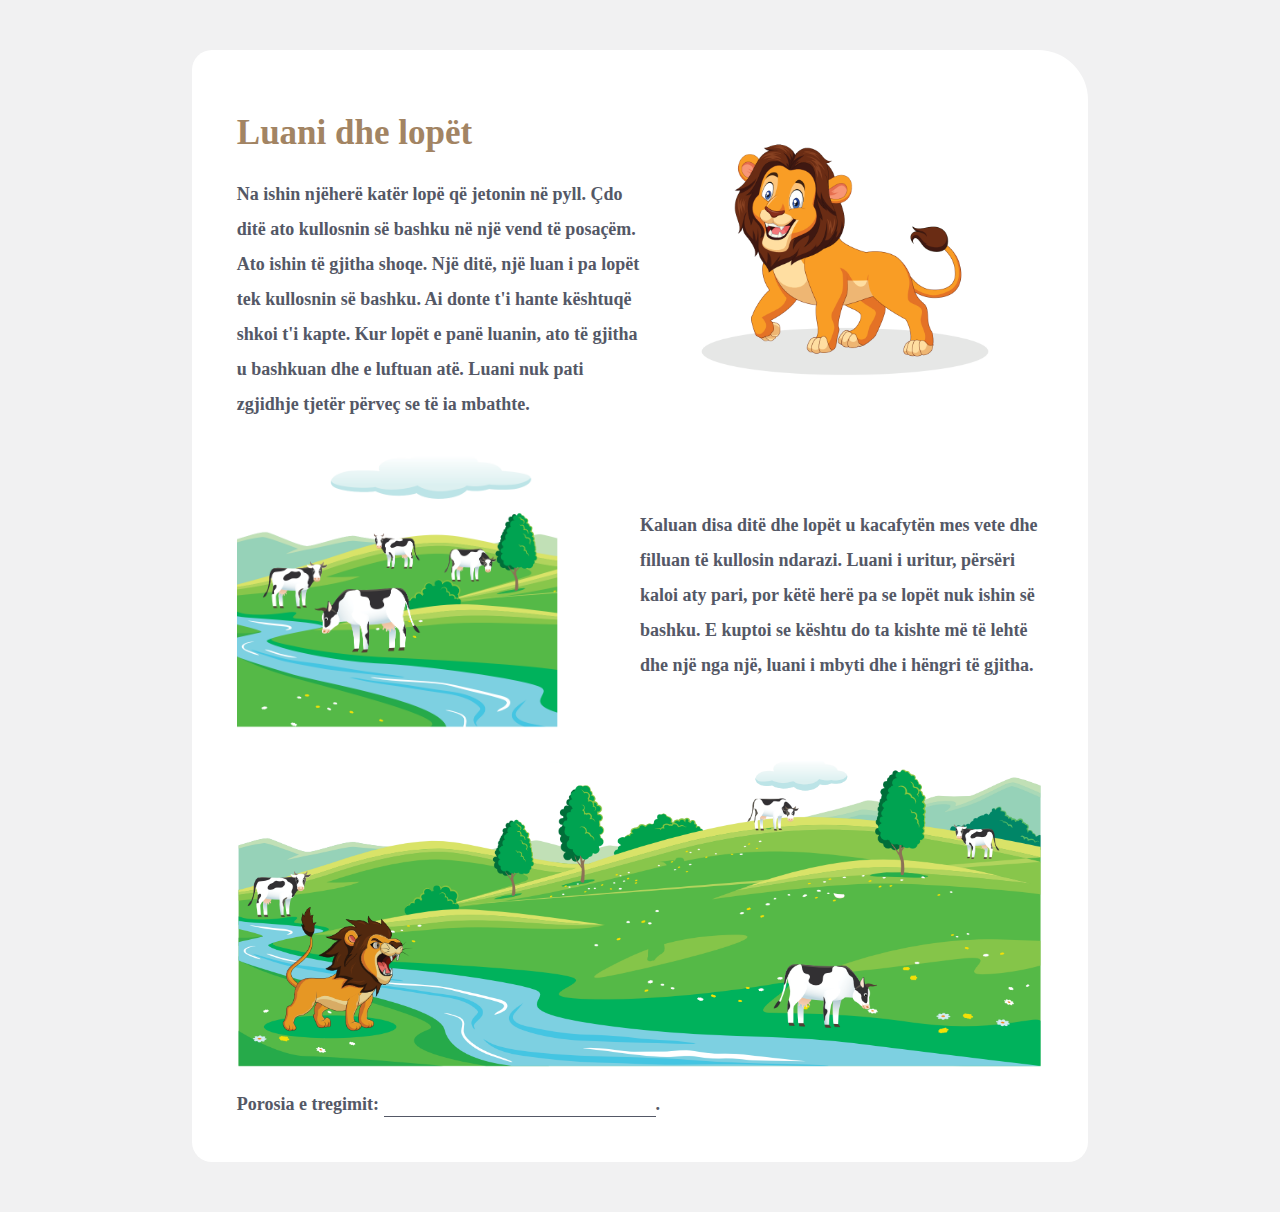
<file: K 4/sesioni 2 done/index.html>
<html>
  <head>
    <meta name="viewport" content="width=device-width, initial-scale=1.0" />
    <link rel="stylesheet" href="styles/style.css" />
  </head>
  <body>
    <div class="main">
      <div class="gameArea">
        <div class="first storyHolder">
          <div class="story">
            <h1>Luani dhe lopët</h1>
            <p>
              Na ishin njëherë katër lopë që jetonin në pyll. Çdo ditë ato
              kullosnin së bashku në një vend të posaçëm. Ato ishin të gjitha
              shoqe. Një ditë, një luan i pa lopët tek kullosnin së bashku. Ai
              donte t'i hante kështuqë shkoi t'i kapte. Kur lopët e panë luanin,
              ato të gjitha u bashkuan dhe e luftuan atë. Luani nuk pati
              zgjidhje tjetër përveç se të ia mbathte.
            </p>
          </div>
          <div class="image">
            <img src="images/lion.PNG" />
          </div>
        </div>
        <div class="second storyHolder">
          <div class="story">
            <p>
              Kaluan disa ditë dhe lopët u kacafytën mes vete dhe filluan të
              kullosin ndarazi. Luani i uritur, përsëri kaloi aty pari, por këtë
              herë pa se lopët nuk ishin së bashku. E kuptoi se kështu do ta
              kishte më të lehtë dhe një nga një, luani i mbyti dhe i hëngri të
              gjitha.
            </p>
          </div>
          <div class="image">
            <img src="images/field.PNG" />
          </div>
        </div>
        <div class="storyHolder third">
          <img src="images/lionEatsCows.PNG" />
          <p>
            Porosia e tregimit: <input type="text" maxlength="20" id="ans" />.
          </p>
        </div>
      </div>
    </div>
    <script src="Game.js"></script>
  </body>
</html>
</file>
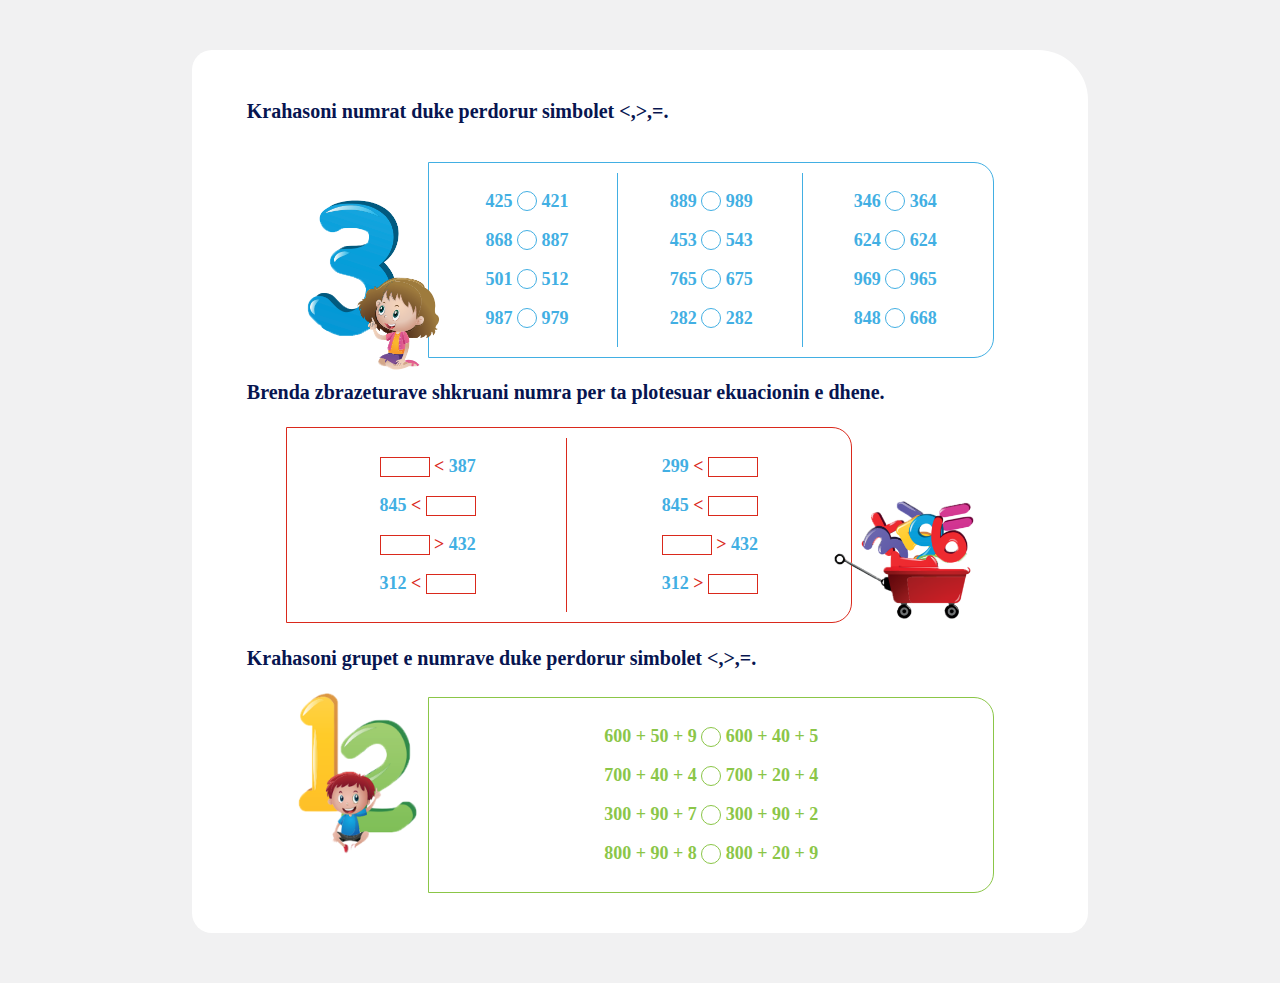
<file: K 4/sesioni 8 - 1 done/index.html>
<html>
  <head>
    <meta name="viewport" content="width=device-width, initial-scale=1.0" />
    <link rel="stylesheet" href="styles/style.css" />
  </head>
  <body>
    <div class="main">
      <div class="gameArea">
        <h1 style="padding: 10px">
          Krahasoni numrat duke perdorur simbolet <,>,=.
        </h1>
          <div class="gameWon">
            <div class="stars">
              <img src="images/star.png" height="60" id="stStar" />
              <img src="images/star.png" height="70" id="mdStar" />
              <img src="images/star.png" height="60" id="ndStar" />
            </div>
            <h2>Te lumte</h2>
          </div>


          <div class="challenges">
            <div class="firstChallengeImage challengeImage">
                <img src="images/girl.png" width="140">
            </div>
            <div class="firstChallengeChallenges challengeChallenges ">
                <div class="firstChallengeCol challengeInput challengeParagraph challengeCol">
                    <p>425 <input type="text" maxlength="1" data-expression="425 421"> 421</p>
                    <p>868 <input type="text" maxlength="1" data-expression="868 887"> 887</p>
                    <p>501 <input type="text" maxlength="1" data-expression="501 512"> 512</p>
                    <p>987 <input type="text" maxlength="1" data-expression="987 979"> 979</p>
                </div>
                <div class="firstChallengeCol challengeInput challengeParagraph challengeCol">
                    <p>889 <input type="text" maxlength="1" data-expression="889 989"> 989</p>
                    <p>453 <input type="text" maxlength="1" data-expression="453 543"> 543</p>
                    <p>765 <input type="text" maxlength="1" data-expression="765 675"> 675</p>
                    <p>282 <input type="text" maxlength="1" data-expression="282 282"> 282</p>
                </div>
                <div class="firstChallengeCol challengeInput challengeParagraph challengeCol" style="border-right:0px;">
                    <p>346 <input type="text" maxlength="1" data-expression="346 364"> 364</p>
                    <p>624 <input type="text" maxlength="1" data-expression="624 624"> 624</p>
                    <p>969 <input type="text" maxlength="1" data-expression="969 965"> 965</p>
                    <p>848 <input type="text" maxlength="1" data-expression="848 668"> 668</p>
                </div>
            </div>
          </div>

          <h1 style="padding: 10px">
             Brenda zbrazeturave shkruani numra per ta plotesuar ekuacionin e dhene.
          </h1>
          <div class="challenges">
            <div class="secondChallengeChallenges challengeChallenges challengeParagraph">
                <div class="secondChallengeCol challengeInput challengeCol">
                    <p><input type="number" data-expression="387 >"> <span style="color:#da291c;"><</span> 387</p>
                    <p>845 <span style="color:#da291c;"><</span> <input type="number" data-expression="845 <"></p>
                    <p><input type="number" data-expression="432 <"> <span style="color:#da291c;">></span> 432</p>
                    <p>312 <span style="color:#da291c;"><</span> <input type="number" data-expression="312 <"></p>
                </div>
                <div class="secondChallengeCol challengeInput challengeParagraph challengeCol" style="border:0px;">
                    <p>299 <span style="color:#da291c;"><</span> <input type="number" data-expression="299 <"></p>
                    <p>845 <span style="color:#da291c;"><</span> <input type="number" data-expression="845 <"></p>
                    <p><input type="number" data-expression="432 <"> <span style="color:#da291c;">></span> 432</p>
                    <p>312 <span style="color:#da291c;">></span> <input type="number" data-expression="312 >"></p>
                </div>
            </div>
            <div class="secondChallengeImage challengeImage">
                <img src="images/cart.png" width="140">
            </div>
          </div>



          <h1 style="padding: 10px">
            Krahasoni grupet e numrave duke perdorur simbolet <,>,=.
         </h1>
         <div class="challenges">
            <div class="challengeImage">
                <img src="images/boy.png" width="140">
            </div>
           <div class="thirdChallengeChallenges challengeChallenges challengeParagraph">
               <div class="thirdChallengeCol challengeInput challengeCol">
                   <p>600 + 50 + 9 <input type="text" maxlength="1" data-expression="659 645"> 600 + 40 + 5</p>
                   <p>700 + 40 + 4 <input type="text" maxlength="1" data-expression="744 724"> 700 + 20 + 4</p>
                   <p>300 + 90 + 7 <input type="text" maxlength="1" data-expression="397 392"> 300 + 90 + 2</p>
                   <p>800 + 90 + 8 <input type="text" maxlength="1" data-expression="898 829"> 800 + 20 + 9</p>
               </div>
           </div>

         </div>
        </div>
    </div>
    <script src="Game.js"></script>
  </body>
</html>
</file>
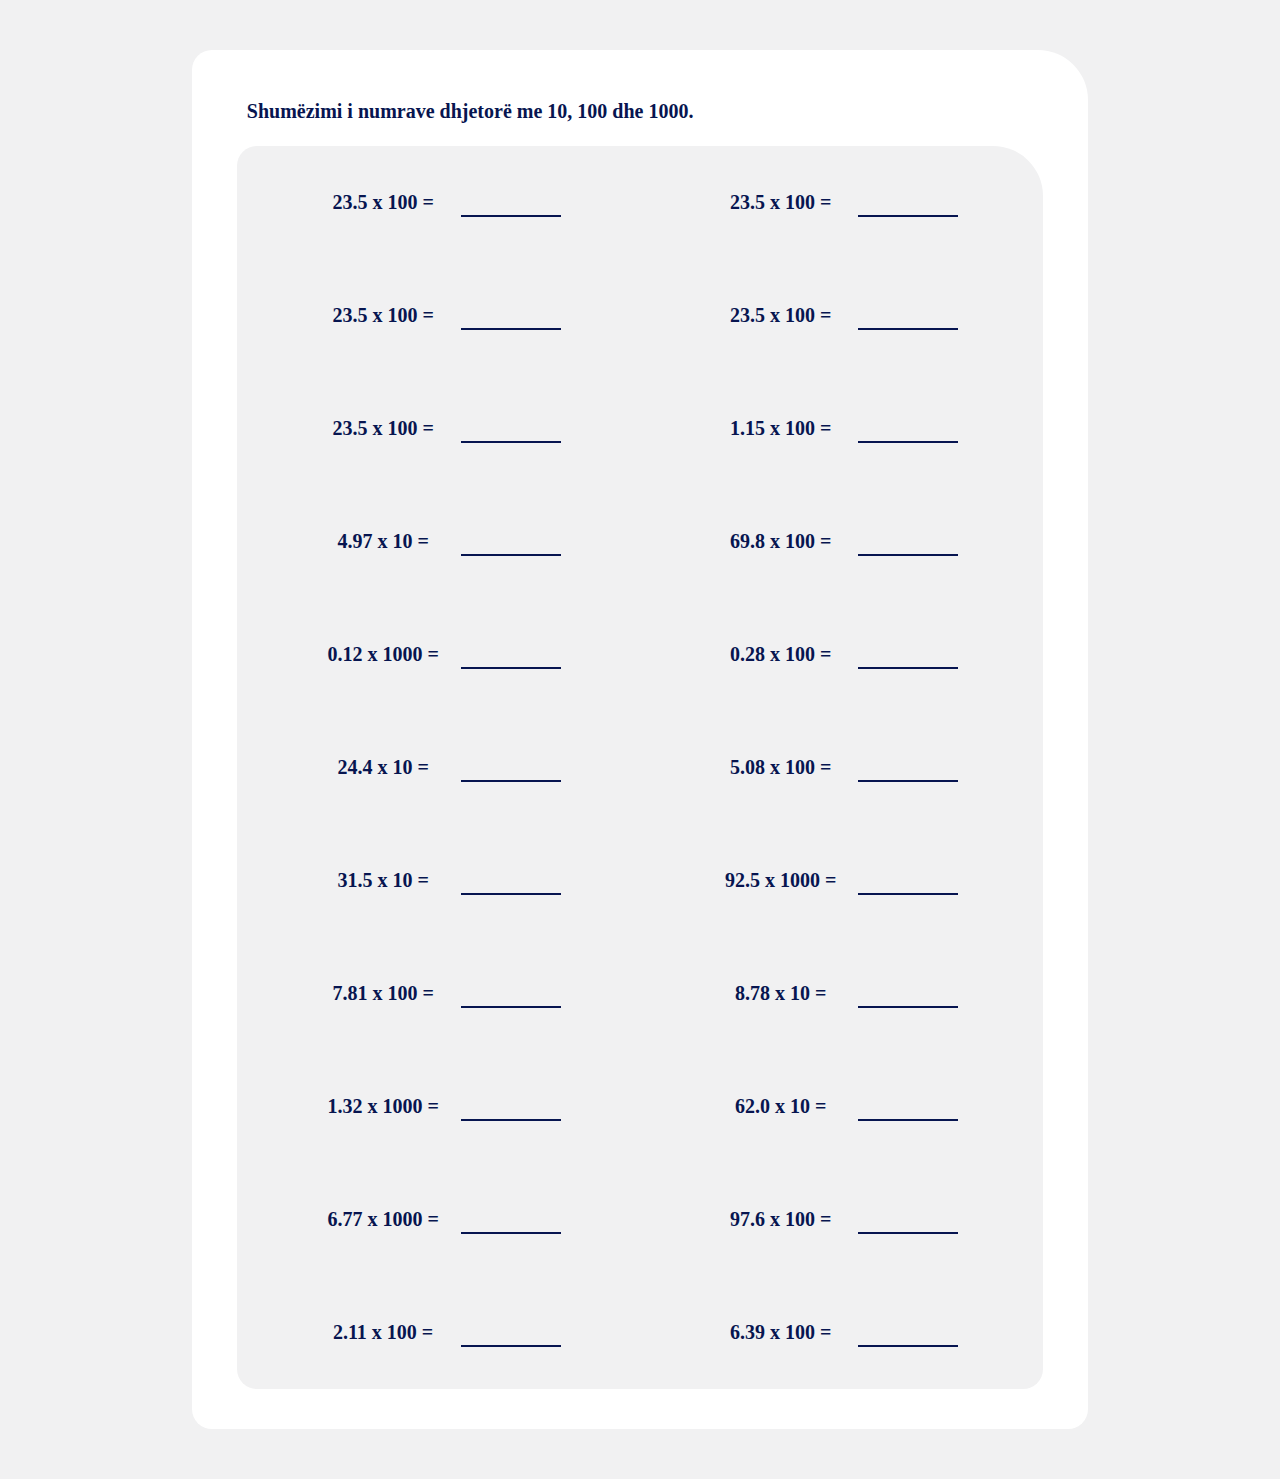
<file: K 5/Sesioni 7 - 1 done/Index.html>
<html>
  <head>
    <meta name="viewport" content="width=device-width, initial-scale=1.0" />
    <link rel="stylesheet" href="styles/style.css" />
  </head>
  <body>
    <div class="main">
      <div class="gameArea">
        <h1 style="padding: 10px">
          Shumëzimi i numrave dhjetorë me 10, 100 dhe 1000.
        </h1>
        <div class="game">
          <div class="gameWon">
            <div class="stars">
              <img src="images/star.png" height="60" id="stStar" />
              <img src="images/star.png" height="70" id="mdStar" />
              <img src="images/star.png" height="60" id="ndStar" />
            </div>
            <h1>Te lumte</h1>
          </div>
          <div class="challenge">
              <p>23.5 x 100 =</p>
              <input type="number"
                     data-expression="23.5 x 100"
                     data-solved="false" />
          </div>
          <div class="challenge">
              <p>23.5 x 100 =</p>
              <input type="number"
                     data-expression="23.5 x 100"
                     data-solved="false" />
          </div>
          <div class="challenge">
              <p>23.5 x 100 =</p>
              <input type="number"
                     data-expression="23.5 x 100"
                     data-solved="false" />
          </div>
          <div class="challenge">
              <p>23.5 x 100 =</p>
              <input type="number"
                     data-expression="23.5 x 100"
                     data-solved="false" />
          </div>
          <div class="challenge">
            <p>23.5 x 100 =</p>
            <input
              type="number"
              data-expression="23.5 x 100"
              data-solved="false"
            />
          </div>
          <div class="challenge">
            <p>1.15 x 100 =</p>
            <input
              type="number"
              data-expression="1.15 x 100"
              data-solved="false"
            />
          </div>
          <div class="challenge">
            <p>4.97 x 10 =</p>
            <input
              type="number"
              data-expression="4.97 x 10"
              data-solved="false"
            />
          </div>
          <div class="challenge">
            <p>69.8 x 100 =</p>
            <input
              type="number"
              data-expression="69.8 x 100"
              data-solved="false"
            />
          </div>
          <div class="challenge">
            <p>0.12 x 1000 =</p>
            <input
              type="number"
              data-expression="0.12 x 1000"
              data-solved="false"
            />
          </div>
          <div class="challenge">
            <p>0.28 x 100 =</p>
            <input
              type="number"
              data-expression="0.28 x 100"
              data-solved="false"
            />
          </div>
          <div class="challenge">
            <p>24.4 x 10 =</p>
            <input
              type="number"
              data-expression="24.4 x 10"
              data-solved="false"
            />
          </div>
          <div class="challenge">
            <p>5.08 x 100 =</p>
            <input
              type="number"
              data-expression="5.08 x 100"
              data-solved="false"
            />
          </div>
          <div class="challenge">
            <p>31.5 x 10 =</p>
            <input
              type="number"
              data-expression="31.5 x 10"
              data-solved="false"
            />
          </div>
          <div class="challenge">
            <p>92.5 x 1000 =</p>
            <input
              type="number"
              data-expression="92.5 x 1000"
              data-solved="false"
            />
          </div>
          <div class="challenge">
            <p>7.81 x 100 =</p>
            <input
              type="number"
              data-expression="7.81 x 100"
              data-solved="false"
            />
          </div>
          <div class="challenge">
            <p>8.78 x 10 =</p>
            <input
              type="number"
              data-expression="8.78 x 10"
              data-solved="false"
            />
          </div>
          <div class="challenge">
            <p>1.32 x 1000 =</p>
            <input
              type="number"
              data-expression="1.32 x 1000"
              data-solved="false"
            />
          </div>
          <div class="challenge">
            <p>62.0 x 10 =</p>
            <input
              type="number"
              data-expression="62.0 x 10"
              data-solved="false"
            />
          </div>
          <div class="challenge">
            <p>6.77 x 1000 =</p>
            <input
              type="number"
              data-expression="6.77 x 1000"
              data-solved="false"
            />
          </div>
          <div class="challenge">
            <p>97.6 x 100 =</p>
            <input
              type="number"
              data-expression="97.6 x 100"
              data-solved="false"
            />
          </div>
          <div class="challenge">
            <p>2.11 x 100 =</p>
            <input
              type="number"
              data-expression="2.11 x 100"
              data-solved="false"
            />
          </div>
          <div class="challenge">
            <p>6.39 x 100 =</p>
            <input
              type="number"
              data-expression="6.39 x 100"
              data-solved="false"
            />
          </div>
        </div>
      </div>
    </div>
    <script src="Game.js"></script>
  </body>
</html>
</file>
<file: K 4/sesioni 2 done/styles/style.css>
:root {
  --main-width: 70%;
}

@media screen and (max-width: 1000px) {
  :root {
    --main-width: 100%;
  }
  p{
    font-size: 24px !important;
  }
  h1{
    font-size: 40px !important;
  }
  .first .story {
    width: 100% !important;
  }
  .first .image img {
    margin: 0px !important;
    width: 100% !important;
  }
  .second .story {
    float: left;
    width: 100% !important;
  }
  .second .img{
    width: 100% !important;
  }
  .second .image img {
    width: 100% !important;
  }
}
.storyHolder {
  width: 100%;
  text-align: center;
}
.first {
  float: left;
}
.first .story {
  width: 50%;
  float: left;
}
.first .image img {
  margin: 50px 0px;
  width: 40%;
}

.second {
  float: left;
}
.second .story {
  width: 50%;
  float: right;
  margin: 50px 0px;
}
.second .image img {
  float: left;
  width: 40%;
}
.third img {
  width: 100%;
}
p {
  text-align: left;
  font-size: 18px;
  font-weight: bold;
  line-height: 35px;
  color: #545866;
}
body {
  box-sizing: border-box;
  padding: 0px;
  margin: 0px;
  background-color: #f1f1f2;
  color: #071550;
  font-family: "Segoe UI";
}
.main {
  background-color: #fff;
  border-radius: 20px 50px 20px 20px;
  width: var(--main-width);
  margin: 50px auto;
  padding: 10px 0px;
}
.gameArea {
  width: 90%;
  margin: 30px auto;
}
input {
  border: 0;
  color: #545866;
  font-size: 20px;
  font-weight: bold;
  border-bottom: 1px solid #545866;
}
input:focus {
  outline: none;
}
.solved {
  background-color: white !important;
  border-bottom: 1px solid #32cd32 !important;
  color: #32cd32 !important;
}

.false {
  border-bottom: 1px solid #da291c !important;
  color: #da291c !important;
}
h1 {
  color: #a28463;
  font-size: 35px;
  text-align: left;
}
</file>
<file: K 4/sesioni 8 - 1 done/styles/style.css>
:root {
  --main-width: 70%;
  --p-size: 18px;
  --input-width: 20px;
}
@media only screen and (max-width: 1200px){
    .thirdChallengeCol{
        font-size: 12px;
    }
}
@media only screen and (max-width: 795px) {
  .challengeImage {
    display: none !important;
  }
  :root {
    --main-width: 100%;
    --p-size: 14px;
  }
  .challengeCol {
    width: 100% !important;
  }
  .challengeChallenges {
    width: 90% !important;
  }
  h1 {
    font-size: 16px !important;
  }
  input[type="number"] {
    width: 50px !important;
  }
}

input::-webkit-outer-spin-button,
input::-webkit-inner-spin-button {
  -webkit-appearance: none;
}

input[type="number"] {
  -moz-appearance: textfield;
}

body {
  padding: 0px;
  margin: 0px;
  background-color: #f1f1f2;
  color: #071550;
  font-family: "Segoe UI";
  font-size: 10px;
}
.main {
  background-color: #fff;
  border-radius: 20px 50px 20px 20px;
  width: var(--main-width);
  margin: 50px auto;
  padding: 10px 0px;
}
.gameArea {
  width: 90%;
  margin: 30px auto;
}

.challenges {
  text-align: center;
  width: 100%;
}
.challengeImage {
  width: 140px;
  display: inline;
  position: relative;
}
.firstChallengeImage {
  left: 20px;
  top: 50px;
}
.secondChallengeImage {
  left: -20px;
  top: 30px;
}

.challengeChallenges {
  display: inline-block;
  width: 70%;
  border-radius: 0px 20px 20px 0px;
}
.thirdChallengeChallenges {
  border: 1px solid #8bc648;
}
.firstChallengeChallenges {
  border: 1px solid #42afe3;
}
.secondChallengeChallenges {
  border: 1px solid #da291c;
}

.firstChallengeCol input {
  color: #42afe3;
  border: 1px solid #42afe3;
  border-radius: 50%;
}
.secondChallengeCol input {
  color: #2c6ab4;
  border: 1px solid #da291c;
  width: 50px !important;
}
.thirdChallengeCol input {
  border-radius: 50%;
  color: #8bc648;
  border: 1px solid #8bc648;
}

.challengeInput input {
  width: var(--input-width);
  height: var(--input-width);
  font-weight: bold;
  text-align: center;
  font-size: var(--p-size);
}

.challengeParagraph {
  font-size: var(--p-size);
  font-weight: bold;
}
.thirdChallengeCol p {
  color: #8bc648;
}
.secondChallengeCol p {
  color: #42afe3;
}
.firstChallengeCol p {
  color: #42afe3;
}

.challengeCol {
  margin: 10px 0px;
  text-align: center;
  display: inline-block;
}

.thirdChallengeCol {
  width: 49%;
}

.firstChallengeCol {
  border-right: 1px solid #42afe3;
  width: 32%;
}
.secondChallengeCol {
  border-right: 1px solid #da291c;
  width: 49%;
}

input:focus {
  outline: none;
}
.solved {
  border-bottom: 2px solid #32cd32 !important;
  color: #32cd32 !important;
}
.false {
  border-bottom: 2px solid #da291c !important;
  color: #da291c !important;
}
.gameWon {
  display: none;
  margin: 50px 0px;
  width: 100%;
  text-align: center;
}
#stStar {
  transform: rotate(-10deg);
}
#ndStar {
  transform: rotate(10deg);
}
.gameWon h2 {
  font-size: 50px;
}
</file>
<file: K 5/Sesioni 7 - 1 done/styles/style.css>
:root {
  --main-width: 70%;
  --challenge-width: 49%;
  --text-align: center;
  --p-width: 150px;
  --input-width: 100px;
}

@media screen and (max-width: 740px) {
  :root {
    --main-width: 100%;
    --challenge-width: 100%;
    --p-width: 150px;
  }
}
@media screen and (max-width: 860px) {
  :root {
    --p-width: 130px;
    --input-width: 80px;
  }
}
@media screen and (max-width: 1025) {
  :root {
    --main-width: 100%;
  }
}

body {
  padding: 0px;
  margin: 0px;
  background-color: #f1f1f2;
  color: #071550;
  font-family: "Segoe UI";
  font-size: 10px;
}
.main {
  background-color: #fff;
  border-radius: 20px 50px 20px 20px;
  width: var(--main-width);
  margin: 50px auto;
  padding: 10px 0px;
}
.gameArea {
  width: 90%;
  margin: 30px auto;
}
.game {
  width: 100%;
  border-radius: 20px 50px 20px 20px;
  background-color: #f1f1f2;
  display: inline-block;
}
.challenge {
  width: var(--challenge-width);
  padding: 25px 0px;
  display: inline-block;
  text-align: var(--text-align);
}
.challenge p {
  width: var(--p-width);
  font-size: 20px;
  font-weight: bold;
  display: inline-block;
}

input {
  font-size: 20;
  width: var(--input-width);
  color: #071550;
  font-weight: bold;
  border: 0px;
  border-bottom: 2px solid #071550;
  background-color: #f1f1f2;
}
input:focus {
  outline: none;
}
.solved {
  border-bottom: 2px solid #32cd32;
  color: #32cd32;
}
.false {
  border-bottom: 2px solid #da291c;
  color: #da291c;
}

.gameWon {
  display: none;
  margin: 50px 0px;
  width: 100%;
  text-align: center;
}
#stStar {
  transform: rotate(-10deg);
}
#ndStar {
  transform: rotate(10deg);
}
.gameWon h1 {
  font-size: 50px;
}
</file>
